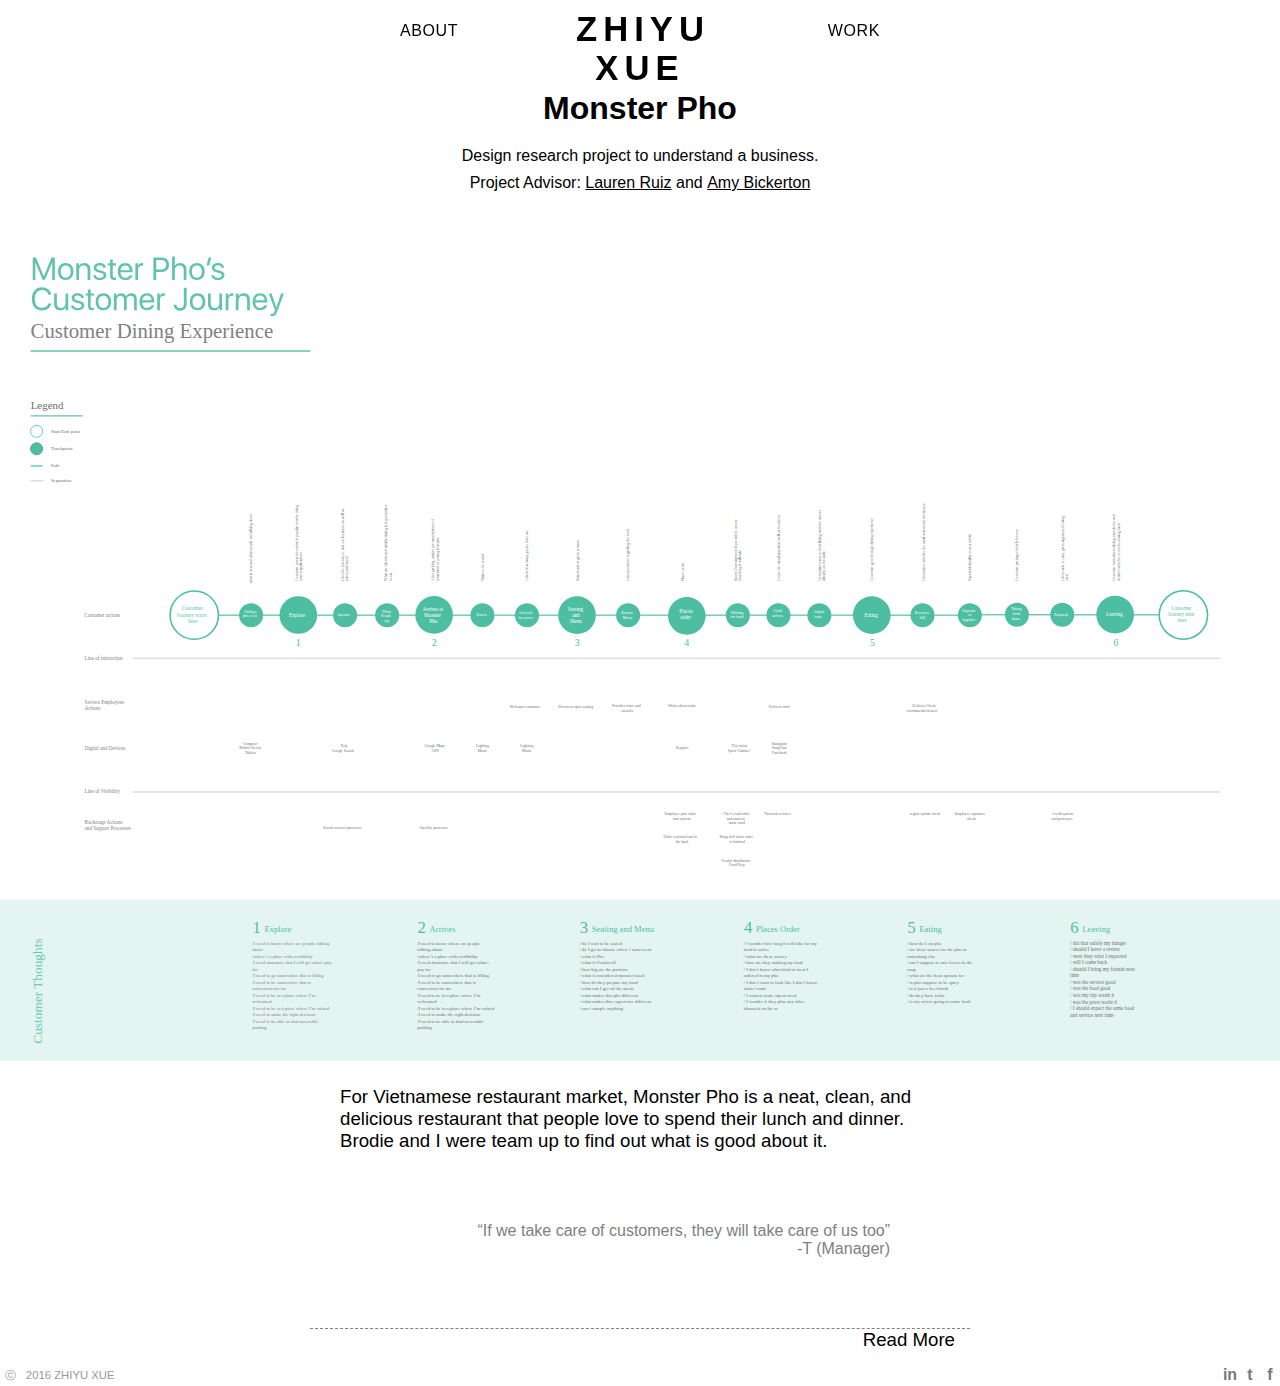
<file: monsterpho/index.html>
<!doctype html>
<html>
  <head>
    <meta charset="utf-8">
    <meta http-equiv="X-UA-Compatible" content="chrome=1">
    <title>Monster Pho - Zhiyu Xue</title>
    <meta name="author" content="Zhiyu (Reaji) Xue" />
    <link rel="stylesheet" href="css/main.css">
    <meta name="viewport" content="width=device-width, initial-scale=1, maximum-scale=1" />
    <link rel="shortcut icon" href="../assets/icons/webtag.png">
    <link rel="apple-touch-icon-precomposed" sizes="180x180" href="assets/icons/webtag.svg">

     <meta name="apple-mobile-web-app-capable" content="yes" />


  <meta property="og:url"           content="http://works.zxue.me/companionship/index.html" />
  <meta property="og:type"          content="Story Telling Project" />
  <meta property="og:title"         content="Zhiyu Xue" />
  <meta property="og:description"   content="“Companionship” is an interactive story project. The goal is engaging readers to accompany with people because companionship is a scarce resource in the modern time. By making it into Sifteo Cubes, players can put two cubes together to accomplish the “accompany.” People better engage with the story by having the action of putting together." />
  <meta property="og:image"         content="assets/img/img1.png" />
</head>


  </head>
  <body>


<div id="nav">
      <div class="title"><a href="http://zxue.me">ZHIYU XUE</a></div>
      <div class="manu about"><a href="http://about.zxue.me">ABOUT</a></div>
      <div class="manu works"><a href="http://work.zxue.me">WORK</a></div>
  </div>
  
<div id="content">

  <h1 class="protitle">Monster Pho</h1>
  <h4 class="prosubtitle">Design research project to understand a business.</h4>
  <h6 class="procredit">Project Advisor: <a href="http://www.cooper.com/people/lauren_ruiz" style="font-weight:500; text-decoration:underline">Lauren Ruiz</a> and <a href="http://amybickerton.org" style="font-weight:500; text-decoration:underline">Amy Bickerton</a></h6>

  <img class="headpic"src="assets/img/journeymap.svg" />

<h3 id="elevatorpitch">For Vietnamese restaurant market, Monster Pho is a neat, clean, and  delicious restaurant that people love to spend their lunch and dinner. Brodie and I were team up to find out what is good about it.</h3>

<h4 class="quotation">“If we take care of  customers, they will take care of us too”
<br/>-T (Manager)</h4>


  <!-- <img class="itis" src="assets/img/sifteo.png" /> -->
  <h3 class="readmore"><a>Read More</a></h3>


<div id="readmore">
  <h2 class="protitle1">What is Pho?</h2>
  <img class="showcase"src="assets/img/whatis.jpeg" />
  <h6 class="prodescribe1">Phở or pho is a Vietnamese noodle soup consisting of broth, linguine-shaped rice noodles called bánh phở, a few herbs, and meat, primarily served with either beef or chicken. - Wiki</h6>
  
  <h2 class="protitle1">Competitive Analysis</h2>
  <img class="showcase"src="assets/img/compare.jpeg" />
<h6 class="prodescribe1">Restaurant setting is modern and clean, which is different from most other Pho restaurant where still sell Pho in traditional way.</h6>
<img class="showcase"src="assets/img/menu.jpeg" />
<h6 class="prodescribe1">The menu has better sense of hierarchy and easier for people never tried pho.</h6>

<h2 class="protitle1">How did we research in Monster Pho?</h2>
<img class="showcase"src="assets/img/observation.jpeg" />

<h2 class="protitle1">Interview Employees</h2>
<img class="showcase"src="assets/img/interview1.jpeg" />
<img class="showcase"src="assets/img/interview2.jpeg" />
<img class="showcase"src="assets/img/interview3.jpeg" />

<h2 class="protitle1">Ecosystem Maps</h2>
<img class="showcase"src="assets/img/ecomap1.jpeg" />
<img class="showcase"src="assets/img/ecomap2.jpeg" />
<img class="showcase"src="assets/img/ecomap3.jpeg" />
<img class="showcase"src="assets/img/ecomap4.jpeg" />

 <h3 class="keypoint"><span>Duel Lingoes System:</span><br/>
  Their counter can translate orders for cooks who don't speak English.</h3>

<img class="showcase"src="assets/img/ecomap5.jpeg" />
<img class="showcase"src="assets/img/ecomap6.jpeg" />
<img class="showcase"src="assets/img/ecomap7.jpeg" />
<img class="showcase"src="assets/img/ecomap8.jpeg" />
<img class="showcase"src="assets/img/ecomap9.jpeg" />
<img class="showcase"src="assets/img/ecomap10.jpeg" />

<h2 class="protitle1">Customer Interviews</h2>

<img class="showcase"src="assets/img/customers.jpeg" />

<h2 class="protitle1">Spectrum of Interview Data</h2>
<img class="showcase"src="assets/img/spectrum.jpeg" />

<h2 class="protitle1">Personas</h2>
<img class="showcase"src="assets/img/personas1.jpeg" />
<img class="showcase"src="assets/img/personas2.jpeg" />

<h2 class="protitle1">Mapout Journeymap</h2>
<img class="showcase"src="assets/img/mapout.jpeg" />
<img class="showcase"src="assets/img/journeymap.jpg" />

<h2 class="protitle1">Opportunities</h2>
<img class="showcase"src="assets/img/opportunities.jpeg" />
<img class="showcase"src="assets/img/welcome.jpeg" />


</div>
</div>



<div id="mybutt">
  <div class="mycopyright"><a href="http://resume.zxue.me"><span class="myrightfont"><span class="mycopyrightc">&#9426; &nbsp</span> 2016 ZHIYU XUE</span></a></div>

  <a href="https://www.facebook.com/Mr.douBlelBean"><div class="mysharebuttom1">f</div></a> <a href="https://twitter.com/reajixue"><div class="mysharebuttom2">t</div></a> <a href="http://www.linkedin.com/in/zhiyuxue"><div class="mysharebuttom3">in</div></a>
</div>


<script src="https://ajax.googleapis.com/ajax/libs/jquery/2.1.4/jquery.min.js"></script>
<script type ="text/javascript" src="js/javascript.js"></script>

</body>
</html>
</file>
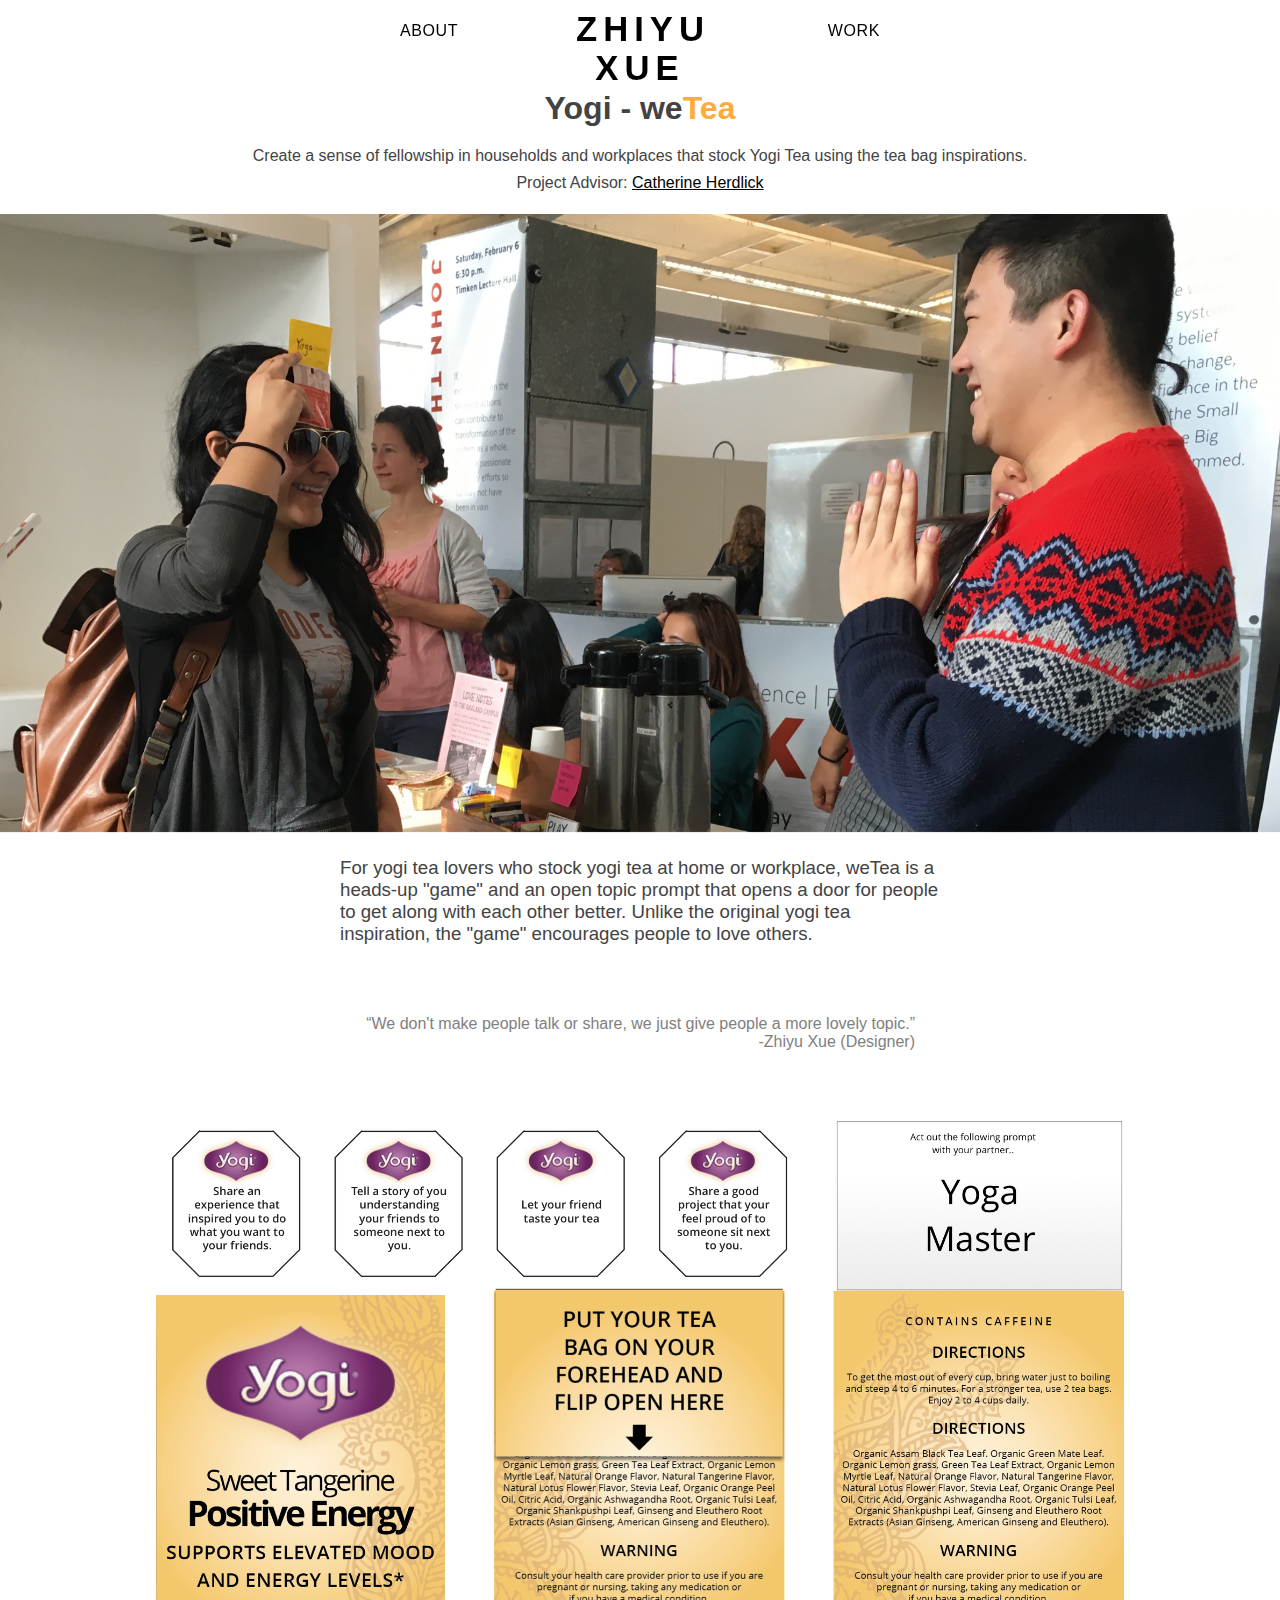
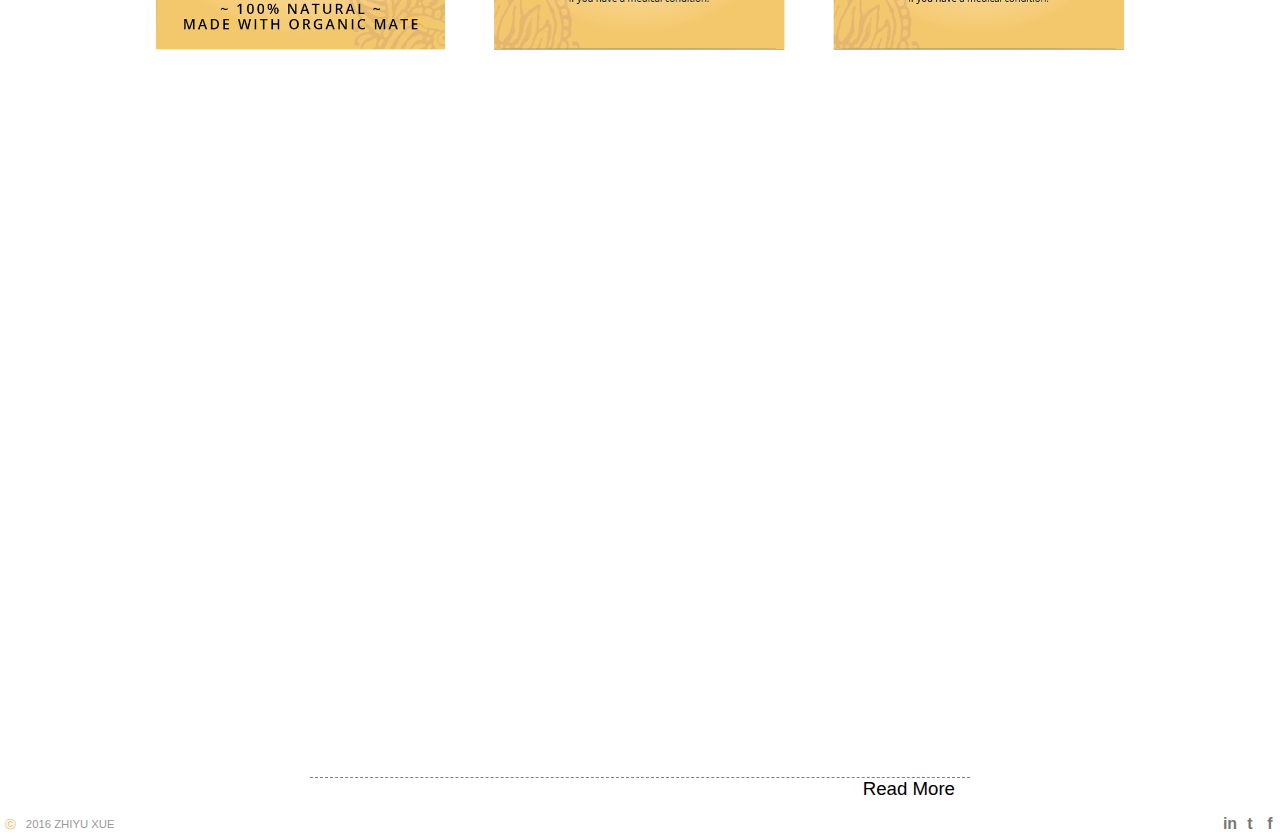
<file: yogitea/index.html>
<!doctype html>
<html>
  <head>
    <meta charset="utf-8">
    <meta http-equiv="X-UA-Compatible" content="chrome=1">
    <title>weTea - Zhiyu Xue</title>
    <meta name="author" content="Zhiyu (Reaji) Xue" />
    <link rel="stylesheet" href="css/main.css">
    <meta name="viewport" content="width=device-width, initial-scale=1, maximum-scale=1" />
    <link rel="shortcut icon" href="../assets/icons/webtag.png">
    <link rel="apple-touch-icon-precomposed" sizes="180x180" href="assets/icons/webtag.svg">

     <meta name="apple-mobile-web-app-capable" content="yes" />


  <meta property="og:url"           content="http://works.zxue.me/companionship/index.html" />
  <meta property="og:type"          content="Story Telling Project" />
  <meta property="og:title"         content="Zhiyu Xue" />
  <meta property="og:description"   content="“Companionship” is an interactive story project. The goal is engaging readers to accompany with people because companionship is a scarce resource in the modern time. By making it into Sifteo Cubes, players can put two cubes together to accomplish the “accompany.” People better engage with the story by having the action of putting together." />
  <meta property="og:image"         content="assets/img/img1.png" />
</head>


  </head>
  <body>


<div id="nav">
      <div class="title"><a href="http://zxue.me">ZHIYU XUE</a></div>
      <div class="manu about"><a href="http://about.zxue.me">ABOUT</a></div>
      <div class="manu works"><a href="http://work.zxue.me">WORK</a></div>
  </div>
  
<div id="content">

  <h1 class="protitle">Yogi - we<span>Tea</span></h1>
  <h4 class="prosubtitle">Create a sense of fellowship in households and workplaces that stock Yogi Tea using the tea bag inspirations.</h4>
  <h6 class="procredit">Project Advisor: <a href="http://paradeofkites.com" style="font-weight:500; text-decoration:underline">Catherine Herdlick</a></h6>

  <img class="headpic"src="assets/img/tagline.jpg" />

<h3 id="elevatorpitch">For yogi tea lovers who stock yogi tea at home or workplace, weTea is a heads-up "game" and an open topic prompt that opens a door for people to get along with each other better. Unlike the original yogi tea inspiration, the "game" encourages people to love others.</h3>

<h4 class="quotation">“We don't make people talk or share, we just give people a more lovely topic.”
<br/>-Zhiyu Xue (Designer)</h4>

<img class="showcase"src="assets/img/yogi.png" />

<div class="vedio">
<iframe src="https://player.vimeo.com/video/156432211?color=ff9933&title=0&byline=0&portrait=0" width="1000" height="562" frameborder="0" webkitallowfullscreen mozallowfullscreen allowfullscreen></iframe>
</div>
  <!-- <img class="itis" src="assets/img/sifteo.png" /> -->
  <h3 class="readmore"><a>Read More</a></h3>


<div id="readmore">

  <embed src="pdf/yogi.pdf" width="100%" height="550px" type='application/pdf'>


  <!-- <h6 class="prodescribe">“Companionship” is an interactive story project. The assignment asked students to find a scarce resource and develop a story to encourage readers to share the resource; the resource chosen by me was Companionship. With the help of the Sifteo cubes, readers could engage in this Companionship with 5 Non-player characters - the action of combining cubes enabled players to better engage with the story.</h6>
  

  <img class="showcase"src="assets/img/img1.png" />
  <p class="imgnote">img of rendered finalized design</p>

  <h2 class="protitle1">Why companionship?</h2>
  <h6 class="prodescribe1">I chose the topic of companionship because I had found feeling low and I needed help to get out of it. So, I interviewed 3 friends of different ages and cultural backgrounds. I asked them to tell me a story of being helpless and upset and sketched notes. Interestingly, I found a pattern; that all of them got rid of their sorrow by talking to others. Both sharing their stories and listening others' stories helped them move on. I found myself greatly enjoying my topic choice, because it also helped me out.</h6>
   <img class="showcase"src="assets/img/process.png" />
   <p class="imgnote">Interview Sketch Note</p>
   <h4 class="quotation">"I want to be able to be myself, to open my heart. I want to be emotional avaliable to what to love and feel."<br/>-Jose (Interviewee)</h4>
   <h4 class="quotation">“I encountered culture shock during travling in India. When I came back, I felt no one understood me. It got better after I talked with my friends and they understood.”
<br/>-Joyna (Interviewee)</h4>
  <h3 class="keypoint"><span>Insights:</span><br/>
 People tend to talk to others to get rid of sorrow and loneliness because sharing makes them understand others and feel like they are not alone.<br/><br/> However, some people do not share and listen to others. This is the story that try to help them find the way to get rid of their sorrow and loneliness.</h3>


 <h2 class="protitle1">How to share companionship?</h2>
   <h6 class="prodescribe1">We could focus on creating characters in different locations on a map. This provided players discovery by letting users walk around and talk to different characters.</h6>

   <img class="showcase"src="assets/img/ideation.png" />
  <h3 class="keypoint"><span>Prototype:</span><br/>
   A rough model to play around with for testing the ideas.</h3>


  <h2 class="protitle1">What is the senario?</h2>

  <img class="showcase"src="assets/img/storyarc.svg" />

  <h3 class="keypoint"><span>Story Arc:</span><br/>
  Plan out the senario and figure out what I can do to create an engaging story.</h3>

  <div class="smashowcase"><img class="showcase"src="assets/img/img2.png" /></div>

 <h3 class="keypoint"><span>Character Design:</span><br/>
I drew these characters in a pixelated style with Illustrator and gave them personalities to fit in the story.</h3>
  <div class="smshowcase"><img class="showcase"src="assets/img/blueprint.svg" /></div>
  <div class="smshowcase"><img class="character" src="assets/img/character1.gif" /><h4 class="characterds"><span>Re:</span><br/>
  Re is the protagonist who is trapped in sorrow and try to get rid of loneliness.</h4></div>
  <div class="smshowcase"><img class="character" src="assets/img/character2.gif" /><h4 class="characterds"><span>Priest:</span><br/>
Priest had a relationship, but it did not work out. He advises Re to help people to find Re's comfort zone because that helpped him.</h4></div>
  <div class="smshowcase"><img class="character" src="assets/img/character3.gif" /><h4 class="characterds"><span>Smoker:</span><br/>
 Like most smokers, he borrows a light, opens a topic, and talks to people. Smokers are everywhere in cities and they always talk to strangers like they are old friends. </h4></div>
  <div class="smshowcase"><img class="character" src="assets/img/character4.gif" /><h4 class="characterds"><span>Miss Mo:</span><br/>
  Miss Mo was hurt by someone, but she does want to share. <br />(Talk to her twice will learn her story.)</h4></div>
  <div class="smshowcase"><img class="character" src="assets/img/character5.gif" /><h4 class="characterds"><span>Saaya:</span><br/>
  Saaya lives in a haunted house, but the ghost is nice and keeps Saaya accompany. So she never feels alone.</h4></div>
  <div class="smshowcase"><img class="character" src="assets/img/character6.gif" /><h4 class="characterds"><span>Mojica:</span><br/>
 Re's exboyfriend. Re came to tell him that Re is no longer feel bad anymore. Re wants to thank him for leaving Re alone because Re already moves on.</h4></div>

 -->
</div>
</div>



<div id="mybutt">
  <div class="mycopyright"><a href="http://resume.zxue.me"><span class="myrightfont"><span class="mycopyrightc">&#9426; &nbsp</span> 2016 ZHIYU XUE</span></a></div>

  <a href="https://www.facebook.com/Mr.douBlelBean"><div class="mysharebuttom1">f</div></a> <a href="https://twitter.com/reajixue"><div class="mysharebuttom2">t</div></a> <a href="http://www.linkedin.com/in/zhiyuxue"><div class="mysharebuttom3">in</div></a>
</div>


<script src="https://ajax.googleapis.com/ajax/libs/jquery/2.1.4/jquery.min.js"></script>
<script type ="text/javascript" src="js/javascript.js"></script>

</body>
</html>
</file>
<file: monsterpho/css/main.css>
/** Thin */
@font-face {
  font-family: "San Francisco";
  font-weight: 200;
  src: url("https://applesocial.s3.amazonaws.com/assets/styles/fonts/sanfrancisco/sanfranciscodisplay-thin-webfont.woff");
}

/** Regular */
@font-face {
  font-family: "San Francisco";
  font-weight: 400;
  src: url("https://applesocial.s3.amazonaws.com/assets/styles/fonts/sanfrancisco/sanfranciscodisplay-regular-webfont.woff");
}

/** Medium */
@font-face {
  font-family: "San Francisco";
  font-weight: 500;
  src: url("https://applesocial.s3.amazonaws.com/assets/styles/fonts/sanfrancisco/sanfranciscodisplay-medium-webfont.woff");
}

/** Semi Bold */
@font-face {
  font-family: "San Francisco";
  font-weight: 600;
  src: url("https://applesocial.s3.amazonaws.com/assets/styles/fonts/sanfrancisco/sanfranciscodisplay-semibold-webfont.woff");
}

/** Bold */ 
@font-face {
  font-family: "San Francisco";
  font-weight: 700;
  src: url("https://applesocial.s3.amazonaws.com/assets/styles/fonts/sanfrancisco/sanfranciscodisplay-bold-webfont.woff");
}



* {
    font-family: 'San Francisco', sans-serif;  
    hyphens: none;
}

*::-webkit-scrollbar { 
  display: none;
}

html, body{
	margin: 0;
  height: auto;
}


#content{
	position: relative;
	overflow-x:hidden; 
  animation: accessin4 3s ease-in-out;
  /*width: 1000px;*/
  margin: 90px auto 0;
}

/*navvvvvvvvvvvvvvvvvvvvvvvvv*/

#nav{
	position: fixed;
	top:10px;
  right: 0;
  left: 0;
  z-index: 5;
  margin: 0 auto;
  width: 500px;
  height: 43px;
}

.readmore{
  max-width: 630px;
  padding: 0 15px;
  margin: 15px auto;
  text-align: right;
  cursor: pointer;
  display: block;
  border-top: 1px dashed grey;
}

.readmore:hover {
  text-decoration: underline;
}

#readmore{
display: none;
}

.title{
  font-size: 26pt;
  font-weight: 700;
  text-align: center;
  letter-spacing: 6px;
  margin: 0 auto;
  width: 230px;
  cursor: pointer;
  font-family: 'San Francisco', sans-serif;
  text-indent: 6px;
}

.headpic{
  width: 100%;
}

a{
  text-decoration: none;
  color: black;
}

a:hover{
  color: grey;
}



.manu{
    display: block;
    font-size: 1.17em;
    -webkit-margin-before: 1em;
    -webkit-margin-after: 1em;
    -webkit-margin-start: 0px;
    -webkit-margin-end: 0px;
    font-size: 12pt;
    font-weight: 500;
    margin: 0 auto;
    letter-spacing: 0.6px;
    color: black;
    font-family: 'San Francisco', sans-serif;
}

.manu.about{
  position: absolute;
  top:12px;
  left: 10px;
  height: 21px;
  cursor: pointer;
  text-align: right;

}

.manu.about:hover{
  border-bottom: 1px solid black;
  color: black;
}


.manu.works:hover{
  border-bottom: 1px solid black;
  color: black;
}



.manu.works{
  position: absolute;
  top:12px;
  right: 10px;
  height: 21px;
  cursor: pointer;

}
/*navvvvvvvvvvvvvvvvvvvvvvvvv ennnnnnnnds*/

.showcase{
  max-width: 100%;
  margin: 0 auto;
  display: block;
}

.smshowcase{
  max-width: 650px;
  margin: 80px auto;
  display: block;
}

.character{
  max-width: 300px;
  display: inline-block;
  vertical-align: middle;
}

.characterds{
  display: inline-block;
  max-width: 300px;
  vertical-align: middle;
  padding: 0 0 0 40px;
  font-weight: 200;
}

.characterds span{
  font-weight: 600;
  font-size: 18pt;
}

.comp{
  height: 10px;
}

h1{
  font-size: 24pt;
  font-weight: 700;
  margin: 0 auto;
}

h2{
  font-size: 20pt;
  font-weight: 600;
  margin: 0 auto;
}

h3{
  font-size: 14pt;
  font-weight: 400;
  margin: 0 auto;
}

h4{
  font-size: 12pt;
  font-weight: 500;
  margin: 0 auto;
}

h6{
  font-size: 12pt;
  font-weight: 200;
  margin: 2px auto 15px;

}

p{
  font-size: 10pt;
  font-weight: 400;
  margin: 0 auto;
  line-height: 150%;
}

.protitle{
  text-align: center;
  margin-bottom: 20px;
}

.protitle1{
  text-align: center;
  margin: 60px auto 30px;
}

.prosubtitle{
  font-weight: 200;
  text-align: center;
 /* margin-bottom: 40px;*/
}

.prodescribe{
  max-width: 600px;
  font-weight: 400;
  text-align: left;
  line-height: 150%;
  text-indent: -6px;
}

.prodescribe1{
  max-width: 600px;
  font-weight: 400;
  text-align: left;
  line-height: 150%;
}

.procredit{
  max-width: 600px;
  font-weight: 200;
  text-align: center;
  line-height: 200%;
/*  margin-bottom: 30px;*/
}

.itis{
  max-width: 600px;
  margin: 0 auto;
  display: none;
}

#elevatorpitch{
  max-width: 600px;
  text-align: left;
  margin: 20px auto 0;
  font-weight: 500;
}

#elevatorpitch span{
  font-weight: 700;
}

.whatis{
  cursor: pointer;
}

.imgnote{
  text-align: center;
  font-weight: 200;
  color: grey;
  text-decoration: underline;
  opacity: 0.8;
}

.quotation{
  max-width: 500px;
  color: grey;
  text-align: right;
  margin: 70px auto 70px;
}

.keypoint{
  font-weight: 200;
  max-width: 450px;
  text-align: center;
  margin: 150px auto 150px;
}

.keypoint span{
  font-weight: 600;
}

.whatis:hover ~ .itis { display: block; }



/*mybutttttttttttttttttttttttttttt*/
#mybutt{
  position: relative;
  bottom: 0;
  width: 100%;
  height: 20px;
}

.mycopyright{
  position: absolute;
  left: 0;
  top: 0;
  width: 120px;
  height: 20px;
  text-align: center;
}


.mycopyright a:hover{
  text-decoration: none;
  color: black;
}

.mycopyright .myrightfont{
  font-size: 8.5pt;
  vertical-align: 1.5px;
  /*line-height: 10px;*/
  color:#999;
}

.mycopyright .myrightfont .mycopyrightc{
  font-size: 8.5pt;
  
}

.mysharebuttom1{
  position: absolute;
  right:0;
  top: 0;
  width: 20px;
  height: 20px;
  text-align: center;
  font-weight: 900;
  color: #777;
  cursor: pointer;
}

.mysharebuttom1:hover{
  color: white;
  background: #3b5998;
}

.mysharebuttom2{
  position: absolute;
  right:20px;
  top: 0;
  width: 20px;
  height: 20px;
  text-align: center;
  font-weight: 900;
  color: #777;
  cursor: pointer;
}

.mysharebuttom2:hover{
  color: white;
/*  background: #36465d;*/
  background:#55acee;

}

.mysharebuttom3{
  position: absolute;
  right:40px;
  top: 0;
  width: 20px;
  height: 20px;
  text-align: center;
  font-weight: 900;
  color: #777;
  cursor: pointer;
}

.mysharebuttom3:hover{
  color: white;
  background: #3f729b;
}

.mysharebuttom4{
  position: absolute;
  right:60px;
  top: 0;
  width: 20px;
  height: 20px;
  text-align: center;
  font-weight: 900;
  color: #777;
  cursor: pointer;
}

.mysharebuttom4:hover{
  color: white;
  background: #55acee;

}




@media screen and (max-width: 1000px) {

#content{
  width: 100%;
}

.prodescribe1{
padding: 0 15px;
}

.prodescribe{
padding: 0 15px;
}

.quotation{
padding:  0 15px;
}

.keypoint{
padding:0 15px;
}

#elevatorpitch{
padding:0 25px;
}


#mybutt{position: relative;}

}


@media screen and (max-width: 1025px) {


}

@media screen and (max-width: 610px) {
.character{
  max-width: 50%;
  display: block;
  margin: 0 auto;
}

.characterds{
  display:block;
 margin: 20px auto 0;
 text-align: center;
 padding: 0;
}

}


@media screen and (max-width: 520px) {
#nav{
  width: 230px;
  height: 86px;
}



.manu.about{
  position: absolute;
  top:40px;
  left: 5px;

}

.manu.works{
  position: absolute;
  top:40px;
  right: 8px;

}

}

@media screen and (max-width: 350px) {}
</file>
<file: yogitea/css/main.css>
/** Thin */
@font-face {
  font-family: "San Francisco";
  font-weight: 200;
  src: url("https://applesocial.s3.amazonaws.com/assets/styles/fonts/sanfrancisco/sanfranciscodisplay-thin-webfont.woff");
}

/** Regular */
@font-face {
  font-family: "San Francisco";
  font-weight: 400;
  src: url("https://applesocial.s3.amazonaws.com/assets/styles/fonts/sanfrancisco/sanfranciscodisplay-regular-webfont.woff");
}

/** Medium */
@font-face {
  font-family: "San Francisco";
  font-weight: 500;
  src: url("https://applesocial.s3.amazonaws.com/assets/styles/fonts/sanfrancisco/sanfranciscodisplay-medium-webfont.woff");
}

/** Semi Bold */
@font-face {
  font-family: "San Francisco";
  font-weight: 600;
  src: url("https://applesocial.s3.amazonaws.com/assets/styles/fonts/sanfrancisco/sanfranciscodisplay-semibold-webfont.woff");
}

/** Bold */ 
@font-face {
  font-family: "San Francisco";
  font-weight: 700;
  src: url("https://applesocial.s3.amazonaws.com/assets/styles/fonts/sanfrancisco/sanfranciscodisplay-bold-webfont.woff");
}



* {
    font-family: 'San Francisco', sans-serif;  
    hyphens: none;
    color: #434343;
}

*::-webkit-scrollbar { 
  display: none;
}

html, body{
	margin: 0;
  height: auto;
}

span{
  color: #FFAB40;
}

#content{
	position: relative;
	overflow-x:hidden; 
  animation: accessin4 3s ease-in-out;
  /*width: 1000px;*/
  margin: 90px auto 0;
}

/*navvvvvvvvvvvvvvvvvvvvvvvvv*/

#nav{
	position: fixed;
	top:10px;
  right: 0;
  left: 0;
  z-index: 5;
  margin: 0 auto;
  width: 500px;
  height: 43px;
}

.readmore{
  max-width: 630px;
  padding: 0 15px;
  margin: 15px auto;
  text-align: right;
  cursor: pointer;
  display: block;
  border-top: 1px dashed grey;
}

.readmore:hover {
  text-decoration: underline;
}

#readmore{
display: none;
}

.title{
  font-size: 26pt;
  font-weight: 700;
  text-align: center;
  letter-spacing: 6px;
  margin: 0 auto;
  width: 230px;
  cursor: pointer;
  font-family: 'San Francisco', sans-serif;
  text-indent: 6px;
}

.headpic{
  width: 100%;
}

a{
  text-decoration: none;
  color: black;
}

a:hover{
  color: grey;
}

.vedio{
  max-width: 1000px;
  width: 90%;
  margin: 80px auto;
}

iframe{
  max-width: 1000px;
  width: 100%;
}

.manu{
    display: block;
    font-size: 1.17em;
    -webkit-margin-before: 1em;
    -webkit-margin-after: 1em;
    -webkit-margin-start: 0px;
    -webkit-margin-end: 0px;
    font-size: 12pt;
    font-weight: 500;
    margin: 0 auto;
    letter-spacing: 0.6px;
   /* color: black;*/
    font-family: 'San Francisco', sans-serif;
}

.manu.about{
  position: absolute;
  top:12px;
  left: 10px;
  height: 21px;
  cursor: pointer;
  text-align: right;

}

.manu.about:hover{
  border-bottom: 1px solid black;
  color: black;
}


.manu.works:hover{
  border-bottom: 1px solid black;
  color: black;
}



.manu.works{
  position: absolute;
  top:12px;
  right: 10px;
  height: 21px;
  cursor: pointer;

}
/*navvvvvvvvvvvvvvvvvvvvvvvvv ennnnnnnnds*/

.showcase{
  max-width: 1000px;
  width: 90%;
  margin: 0 auto;
  display: block;
}

.smshowcase{
  max-width: 650px;
  margin: 80px auto;
  display: block;
}

.character{
  max-width: 300px;
  display: inline-block;
  vertical-align: middle;
}

.characterds{
  display: inline-block;
  max-width: 300px;
  vertical-align: middle;
  padding: 0 0 0 40px;
  font-weight: 200;
}

.characterds span{
  font-weight: 600;
  font-size: 18pt;
}

.comp{
  height: 10px;
}

h1{
  font-size: 24pt;
  font-weight: 700;
  margin: 0 auto;
}

h2{
  font-size: 20pt;
  font-weight: 600;
  margin: 0 auto;
}

h3{
  font-size: 14pt;
  font-weight: 400;
  margin: 0 auto;
}

h4{
  font-size: 12pt;
  font-weight: 500;
  margin: 0 auto;
}

h6{
  font-size: 12pt;
  font-weight: 200;
  margin: 2px auto 15px;

}

p{
  font-size: 10pt;
  font-weight: 400;
  margin: 0 auto;
  line-height: 150%;
}

.protitle{
  text-align: center;
  margin-bottom: 20px;
}

.protitle1{
  text-align: center;
  margin: 60px auto 30px;
}

.prosubtitle{
  font-weight: 200;
  text-align: center;
 /* margin-bottom: 40px;*/
}

.prodescribe{
  max-width: 600px;
  font-weight: 400;
  text-align: left;
  line-height: 150%;
  text-indent: -6px;
}

.prodescribe1{
  max-width: 600px;
  font-weight: 400;
  text-align: left;
  line-height: 150%;
}

.procredit{
  max-width: 600px;
  font-weight: 200;
  text-align: center;
  line-height: 200%;
/*  margin-bottom: 30px;*/
}

.itis{
  max-width: 600px;
  margin: 0 auto;
  display: none;
}

#elevatorpitch{
  max-width: 600px;
  text-align: left;
  margin: 20px auto 0;
  font-weight: 500;
}

#elevatorpitch span{
  font-weight: 700;
}

.whatis{
  cursor: pointer;
}

.imgnote{
  text-align: center;
  font-weight: 200;
  color: grey;
  text-decoration: underline;
  opacity: 0.8;
}

.quotation{
  max-width: 550px;
  color: grey;
  text-align: right;
  margin: 70px auto 70px;
}

.keypoint{
  font-weight: 200;
  max-width: 450px;
  text-align: center;
  margin: 150px auto 150px;
}

.keypoint span{
  font-weight: 600;
}

.whatis:hover ~ .itis { display: block; }



/*mybutttttttttttttttttttttttttttt*/
#mybutt{
  position: relative;
  bottom: 0;
  width: 100%;
  height: 20px;
}

.mycopyright{
  position: absolute;
  left: 0;
  top: 0;
  width: 120px;
  height: 20px;
  text-align: center;
}


.mycopyright a:hover{
  text-decoration: none;
  color: black;
}

.mycopyright .myrightfont{
  font-size: 8.5pt;
  vertical-align: 1.5px;
  /*line-height: 10px;*/
  color:#999;
}

.mycopyright .myrightfont .mycopyrightc{
  font-size: 8.5pt;
  
}

.mysharebuttom1{
  position: absolute;
  right:0;
  top: 0;
  width: 20px;
  height: 20px;
  text-align: center;
  font-weight: 900;
  color: #777;
  cursor: pointer;
}

.mysharebuttom1:hover{
  color: white;
  background: #3b5998;
}

.mysharebuttom2{
  position: absolute;
  right:20px;
  top: 0;
  width: 20px;
  height: 20px;
  text-align: center;
  font-weight: 900;
  color: #777;
  cursor: pointer;
}

.mysharebuttom2:hover{
  color: white;
/*  background: #36465d;*/
  background:#55acee;

}

.mysharebuttom3{
  position: absolute;
  right:40px;
  top: 0;
  width: 20px;
  height: 20px;
  text-align: center;
  font-weight: 900;
  color: #777;
  cursor: pointer;
}

.mysharebuttom3:hover{
  color: white;
  background: #3f729b;
}

.mysharebuttom4{
  position: absolute;
  right:60px;
  top: 0;
  width: 20px;
  height: 20px;
  text-align: center;
  font-weight: 900;
  color: #777;
  cursor: pointer;
}

.mysharebuttom4:hover{
  color: white;
  background: #55acee;

}




@media screen and (max-width: 1000px) {

#content{
  width: 100%;
}

.prodescribe1{
padding: 0 15px;
}

.prodescribe{
padding: 0 15px;
}

.quotation{
padding:  0 15px;
}

.keypoint{
padding:0 15px;
}

#elevatorpitch{
padding:0 25px;
}


#mybutt{position: relative;}

}


@media screen and (max-width: 1025px) {


}

@media screen and (max-width: 610px) {
.character{
  max-width: 50%;
  display: block;
  margin: 0 auto;
}

.characterds{
  display:block;
 margin: 20px auto 0;
 text-align: center;
 padding: 0;
}

}


@media screen and (max-width: 520px) {
#nav{
  width: 230px;
  height: 86px;
}



.manu.about{
  position: absolute;
  top:40px;
  left: 5px;

}

.manu.works{
  position: absolute;
  top:40px;
  right: 8px;

}

}

@media screen and (max-width: 350px) {}
</file>
